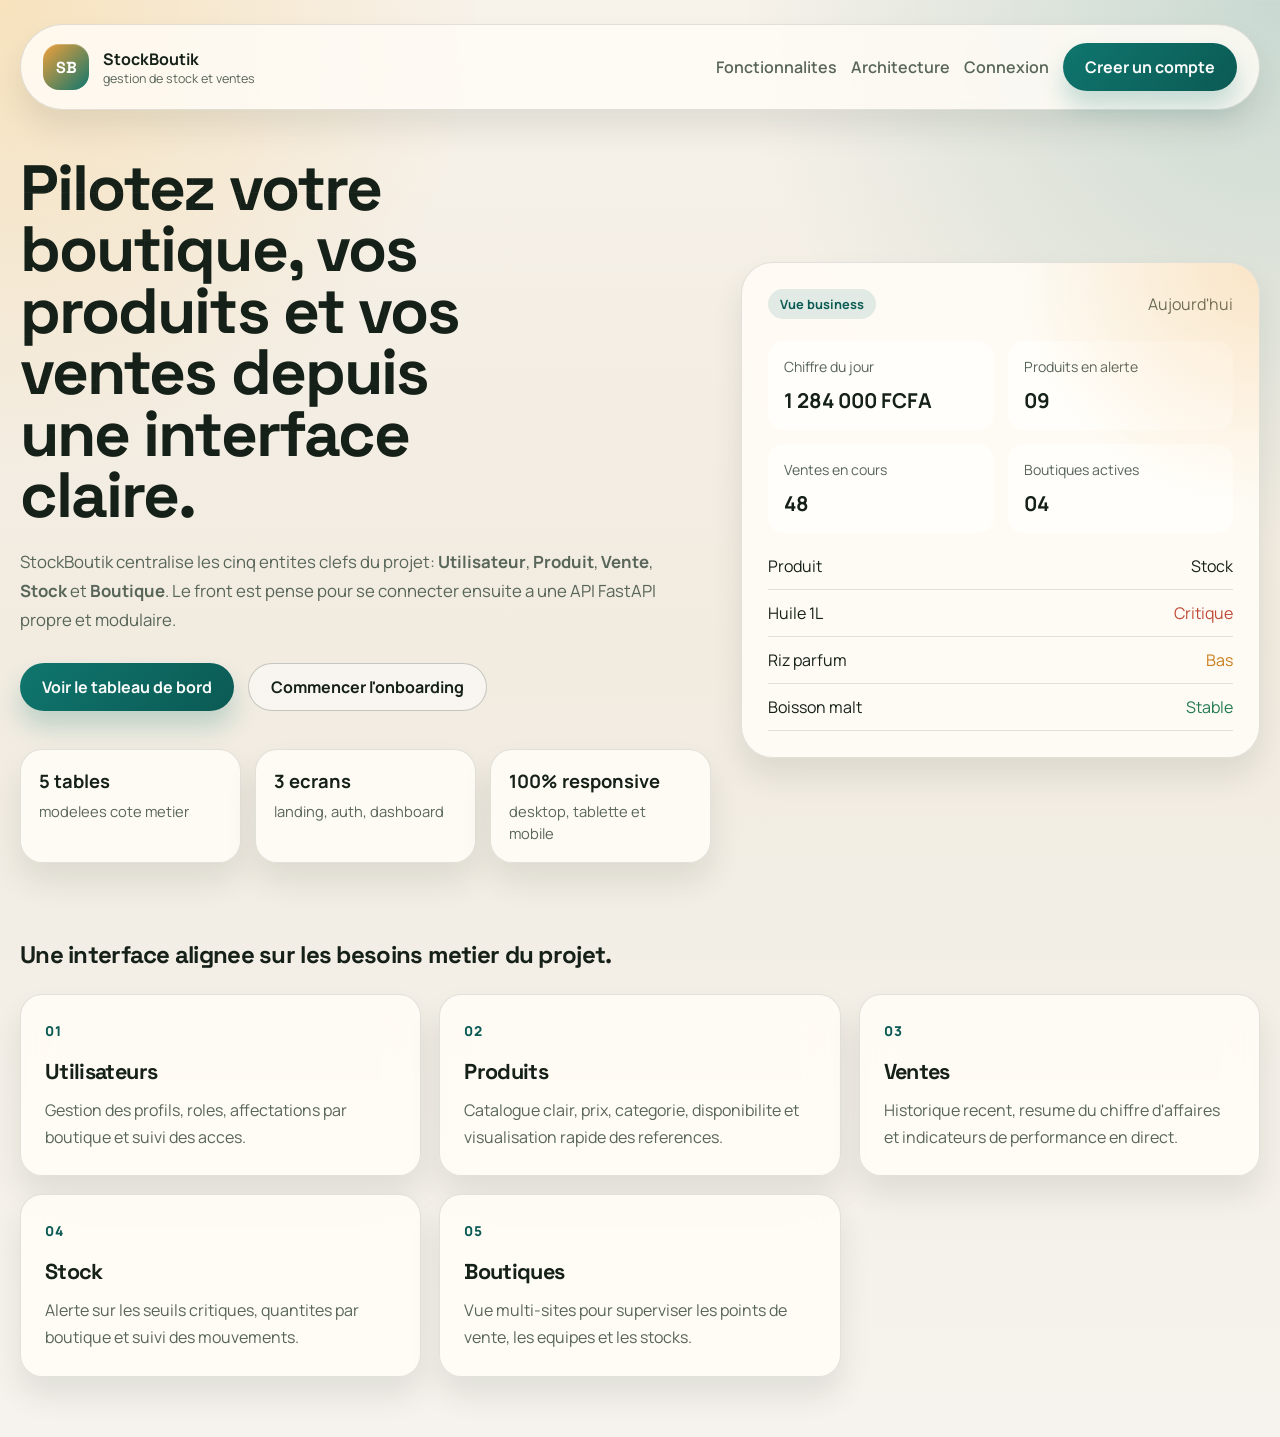
<file: frontend/pages/index.html>
<!DOCTYPE html>
<html lang="fr">
  <head>
    <meta charset="UTF-8">
    <meta name="viewport" content="width=device-width, initial-scale=1.0">
    <title>StockBoutik | Gestion moderne de boutique</title>
    <link rel="preconnect" href="https://fonts.googleapis.com">
    <link rel="preconnect" href="https://fonts.gstatic.com" crossorigin>
    <link href="https://fonts.googleapis.com/css2?family=Manrope:wght@400;500;600;700;800&family=Space+Grotesk:wght@500;700&display=swap" rel="stylesheet">
    <link rel="stylesheet" href="../styles/base.css">
    <link rel="stylesheet" href="../styles/index.css">
  </head>
  <body>
    <div class="page-shell">
      <header class="site-header">
        <a class="brand" href="index.html">
          <span class="brand-mark">SB</span>
          <span>
            <strong>StockBoutik</strong>
            <small>gestion de stock et ventes</small>
          </span>
        </a>

        <nav class="site-nav">
          <a href="#fonctionnalites">Fonctionnalites</a>
          <a href="#structure">Architecture</a>
          <a href="login.html">Connexion</a>
          <a class="button button-primary" href="signin.html">Creer un compte</a>
        </nav>
      </header>

      <main>
        <section class="hero">
          <div class="hero-copy">
            <h1>Pilotez votre boutique, vos produits et vos ventes depuis une interface claire.</h1>
            <p class="hero-text">
              StockBoutik centralise les cinq entites clefs du projet:
              <strong>Utilisateur</strong>, <strong>Produit</strong>,
              <strong>Vente</strong>, <strong>Stock</strong> et <strong>Boutique</strong>.
              Le front est pense pour se connecter ensuite a une API FastAPI propre et modulaire.
            </p>

            <div class="hero-actions">
              <a class="button button-primary" href="dashboard.html">Voir le tableau de bord</a>
              <a class="button button-secondary" href="signin.html">Commencer l'onboarding</a>
            </div>

            <div class="hero-stats">
              <article>
                <strong>5 tables</strong>
                <span>modelees cote metier</span>
              </article>
              <article>
                <strong>3 ecrans</strong>
                <span>landing, auth, dashboard</span>
              </article>
              <article>
                <strong>100% responsive</strong>
                <span>desktop, tablette et mobile</span>
              </article>
            </div>
          </div>

          <div class="hero-panel">
            <div class="hero-card card-glow">
              <div class="hero-card-top">
                <span class="badge">Vue business</span>
                <span class="muted">Aujourd'hui</span>
              </div>

              <div class="hero-grid">
                <article>
                  <span>Chiffre du jour</span>
                  <strong>1 284 000 FCFA</strong>
                </article>
                <article>
                  <span>Produits en alerte</span>
                  <strong>09</strong>
                </article>
                <article>
                  <span>Ventes en cours</span>
                  <strong>48</strong>
                </article>
                <article>
                  <span>Boutiques actives</span>
                  <strong>04</strong>
                </article>
              </div>

              <div class="hero-mini-table">
                <div>
                  <span>Produit</span>
                  <span>Stock</span>
                </div>
                <div>
                  <span>Huile 1L</span>
                  <span class="danger">Critique</span>
                </div>
                <div>
                  <span>Riz parfum</span>
                  <span class="warning">Bas</span>
                </div>
                <div>
                  <span>Boisson malt</span>
                  <span class="success">Stable</span>
                </div>
              </div>
            </div>
          </div>
        </section>

        <section class="section-block" id="fonctionnalites">
          <div class="section-heading">
            <h2>Une interface alignee sur les besoins metier du projet.</h2>
          </div>

          <div class="feature-grid">
            <article class="feature-card">
              <span class="feature-index">01</span>
              <h3>Utilisateurs</h3>
              <p>Gestion des profils, roles, affectations par boutique et suivi des acces.</p>
            </article>

            <article class="feature-card">
              <span class="feature-index">02</span>
              <h3>Produits</h3>
              <p>Catalogue clair, prix, categorie, disponibilite et visualisation rapide des references.</p>
            </article>

            <article class="feature-card">
              <span class="feature-index">03</span>
              <h3>Ventes</h3>
              <p>Historique recent, resume du chiffre d'affaires et indicateurs de performance en direct.</p>
            </article>

            <article class="feature-card">
              <span class="feature-index">04</span>
              <h3>Stock</h3>
              <p>Alerte sur les seuils critiques, quantites par boutique et suivi des mouvements.</p>
            </article>

            <article class="feature-card">
              <span class="feature-index">05</span>
              <h3>Boutiques</h3>
              <p>Vue multi-sites pour superviser les points de vente, les equipes et les stocks.</p>
            </article>
          </div>
        </section>

        
      </main>
    </div>
  </body>
  
</html>
</file>
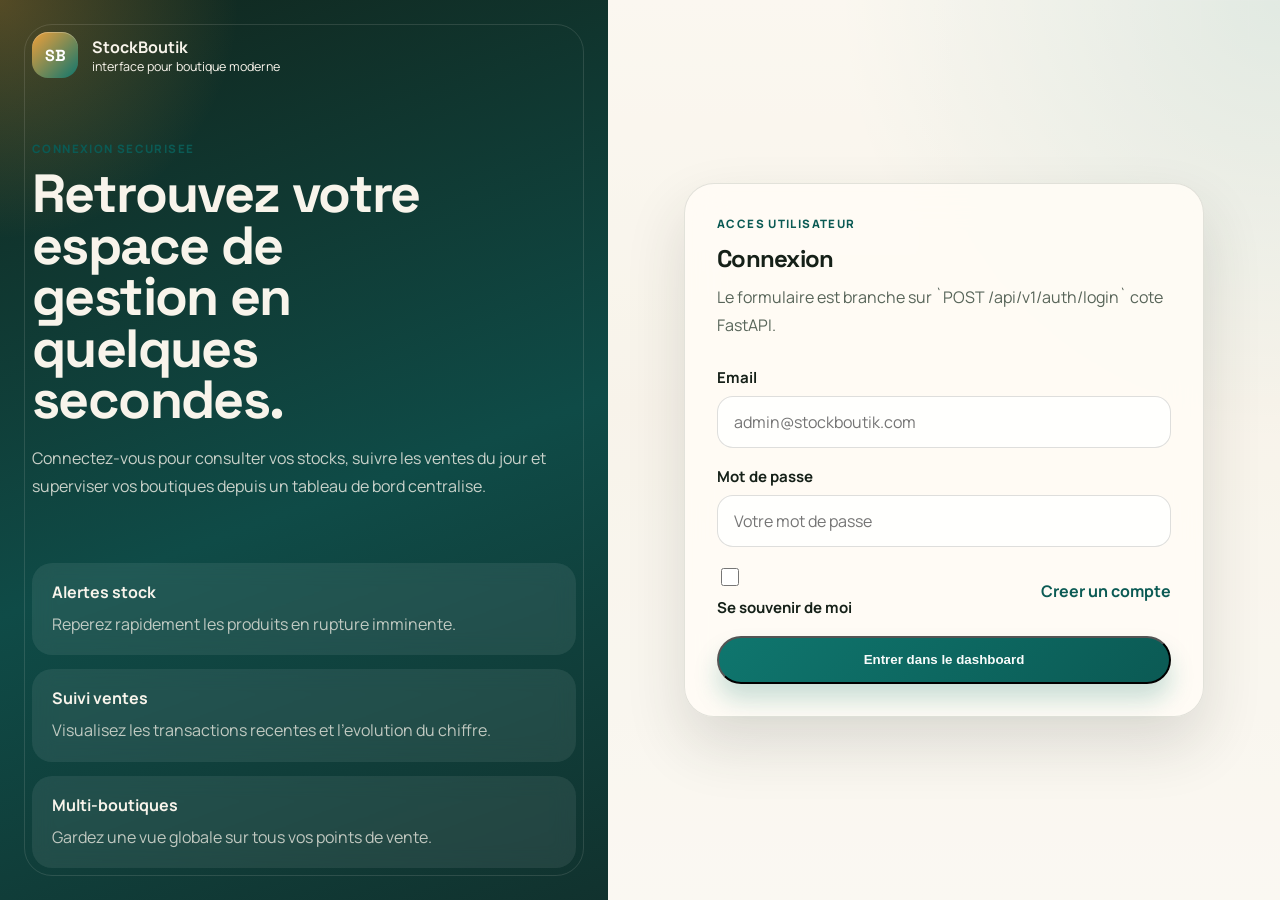
<file: frontend/pages/dashboard.html>
<!DOCTYPE html>
<html lang="fr">
  <head>
    <meta charset="UTF-8">
    <meta name="viewport" content="width=device-width, initial-scale=1.0">
    <title>StockBoutik | Dashboard</title>
    <link rel="preconnect" href="https://fonts.googleapis.com">
    <link rel="preconnect" href="https://fonts.gstatic.com" crossorigin>
    <link href="https://fonts.googleapis.com/css2?family=Manrope:wght@400;500;600;700;800&family=Space+Grotesk:wght@500;700&display=swap" rel="stylesheet">
    <link rel="stylesheet" href="../styles/base.css">
    <link rel="stylesheet" href="../styles/dashboard.css">
  </head>
  <body>
    <main class="dashboard-shell">
      <aside class="dashboard-sidebar">
        <a class="brand" href="index.html">
          <span class="brand-mark">SB</span>
          <span>
            <strong>StockBoutik</strong>
            <small>dashboard boutique</small>
          </span>
        </a>

        <nav class="sidebar-nav">
          <a class="is-active" href="#overview">Vue generale</a>
          <a href="#operations">Saisie</a>
          <a href="#analytics">Statistiques</a>
          <a href="#produits">Produits</a>
          <a href="#stock">Stock</a>
          <a href="#ventes">Ventes</a>
          <a href="#boutiques">Boutiques</a>
          <a href="#utilisateurs">Utilisateurs</a>
        </nav>
      </aside>

      <section class="dashboard-content">
        <header class="dashboard-header" id="overview">
          <div>
            <p class="eyebrow">Tableau de bord</p>
            <h1>Vision globale de l'activite commerciale.</h1>
            <p class="dashboard-subtitle" id="dashboard-subtitle">Chargement des donnees depuis l'API...</p>
          </div>

          <div class="header-actions">
            <button class="button button-secondary" type="button" id="refresh-dashboard">Actualiser</button>
            <button class="button button-secondary" type="button" id="logout-button">Deconnexion</button>
            <a class="button button-primary" href="signin.html">Ajouter une boutique</a>
          </div>
        </header>

        <section class="metrics-grid">
          <article class="metric-card">
            <span>Chiffre d'affaires total</span>
            <strong id="metric-sales-amount">0 FCFA</strong>
            <small id="metric-average-ticket">Ticket moyen: 0 FCFA</small>
          </article>

          <article class="metric-card">
            <span>Produits references</span>
            <strong id="metric-products-count">0</strong>
            <small id="metric-active-products">0 produits actifs</small>
          </article>

          <article class="metric-card">
            <span>Alertes stock</span>
            <strong id="metric-alerts-count">0</strong>
            <small id="metric-stock-total">0 unites en stock</small>
          </article>

          <article class="metric-card">
            <span>Boutiques actives</span>
            <strong id="metric-stores-count">0</strong>
            <small id="metric-users-label">0 utilisateur</small>
          </article>
        </section>

        <p class="dashboard-feedback" id="dashboard-feedback" hidden></p>

        <section class="panel" id="operations">
          <div class="panel-head">
            <div>
              <p class="eyebrow">Saisie rapide</p>
              <h2>Ajouter des donnees metier</h2>
            </div>
          </div>

          <div class="form-grid">
            <form class="entity-form" id="product-form">
              <div class="form-card-head">
                <h3>Nouveau produit</h3>
                <p>Alimente le catalogue de vente.</p>
              </div>
              <label><span>Nom</span><input type="text" name="name" required></label>
              <label><span>Categorie</span><input type="text" name="category" required></label>
              <label><span>SKU</span><input type="text" name="sku"></label>
              <label><span>Description</span><input type="text" name="description"></label>
              <label><span>Prix d'achat</span><input type="number" step="0.01" min="0.01" name="purchase_price" required></label>
              <label><span>Prix de vente</span><input type="number" step="0.01" min="0.01" name="sale_price" required></label>
              <label class="checkbox-inline"><input type="checkbox" name="is_active" checked><span>Produit actif</span></label>
              <p class="form-status" data-form-status hidden></p>
              <button class="button button-primary button-block" type="submit">Ajouter le produit</button>
            </form>

            <form class="entity-form" id="inventory-form">
              <div class="form-card-head">
                <h3>Nouveau stock</h3>
                <p>Associe un produit a une boutique.</p>
              </div>
              <label><span>Produit</span><select name="product_id" id="inventory-product-select" required></select></label>
              <label><span>Boutique</span><select name="store_id" id="inventory-store-select" required></select></label>
              <label><span>Quantite</span><input type="number" min="0" name="quantity" required></label>
              <label><span>Seuil d'alerte</span><input type="number" min="0" name="alert_threshold" value="5" required></label>
              <p class="form-status" data-form-status hidden></p>
              <button class="button button-primary button-block" type="submit">Ajouter le stock</button>
            </form>

            <form class="entity-form" id="sale-form">
              <div class="form-card-head">
                <h3>Nouvelle vente</h3>
                <p>Enregistre une transaction et le chiffre.</p>
              </div>
              <label><span>Produit</span><select name="product_id" id="sale-product-select" required></select></label>
              <label><span>Boutique</span><select name="store_id" id="sale-store-select" required></select></label>
              <label><span>Utilisateur</span><select name="user_id" id="sale-user-select" required></select></label>
              <label><span>Client</span><input type="text" name="customer_name"></label>
              <label><span>Quantite</span><input type="number" min="1" name="quantity" required></label>
              <p class="form-status" data-form-status hidden></p>
              <button class="button button-primary button-block" type="submit">Ajouter la vente</button>
            </form>

            <form class="entity-form" id="store-form">
              <div class="form-card-head">
                <h3>Nouvelle boutique</h3>
                <p>Ajoute un nouveau point de vente.</p>
              </div>
              <label><span>Nom</span><input type="text" name="name" required></label>
              <label><span>Ville</span><input type="text" name="town" required></label>
              <label><span>Adresse</span><input type="text" name="address" required></label>
              <label><span>Statut</span><input type="text" name="status" value="active" required></label>
              <p class="form-status" data-form-status hidden></p>
              <button class="button button-primary button-block" type="submit">Ajouter la boutique</button>
            </form>

            <form class="entity-form" id="user-form">
              <div class="form-card-head">
                <h3>Nouvel utilisateur</h3>
                <p>Ajoute un membre a une boutique.</p>
              </div>
              <label><span>Nom</span><input type="text" name="name" required></label>
              <label><span>Prenom</span><input type="text" name="surname" required></label>
              <label><span>Email</span><input type="email" name="email" required></label>
              <label><span>Telephone</span><input type="text" name="phone_number" required></label>
              <label><span>Role</span><input type="text" name="role" value="manager" required></label>
              <label><span>Ville</span><input type="text" name="town" required></label>
              <label><span>Adresse</span><input type="text" name="address" required></label>
              <label><span>Mot de passe</span><input type="password" name="password" required></label>
              <label><span>Boutique</span><select name="store_id" id="user-store-select" required></select></label>
              <p class="form-status" data-form-status hidden></p>
              <button class="button button-primary button-block" type="submit">Ajouter l'utilisateur</button>
            </form>
          </div>
        </section>

        <section class="panel" id="analytics">
          <div class="panel-head">
            <div>
              <p class="eyebrow">Analyse descriptive</p>
              <h2>Statistiques et graphiques</h2>
            </div>
            <span class="badge">Lecture business</span>
          </div>

          <div class="analytics-grid">
            <article class="chart-card">
              <div class="chart-head">
                <h3>Chiffre par jour</h3>
                <p>Distribution hebdomadaire des ventes.</p>
              </div>
              <div class="bar-chart" id="sales-chart"></div>
            </article>

            <article class="chart-card">
              <div class="chart-head">
                <h3>Produits par categorie</h3>
                <p>Poids du catalogue par segment.</p>
              </div>
              <div class="horizontal-chart" id="category-chart"></div>
            </article>

            <article class="chart-card">
              <div class="chart-head">
                <h3>Stock par boutique</h3>
                <p>Volume disponible sur les points de vente.</p>
              </div>
              <div class="horizontal-chart" id="stock-store-chart"></div>
            </article>

            <article class="chart-card">
              <div class="chart-head">
                <h3>Top produits vendus</h3>
                <p>References les plus sollicitees.</p>
              </div>
              <div class="horizontal-chart" id="top-products-chart"></div>
            </article>
          </div>
        </section>

        <section class="dashboard-grid">
          <article class="panel panel-large" id="ventes">
            <div class="panel-head">
              <div>
                <p class="eyebrow">Ventes</p>
                <h2>Transactions recentes</h2>
              </div>
              <span class="badge">Temps reel</span>
            </div>

            <div class="timeline-list" id="sales-list">
              <div>
                <strong>Chargement...</strong>
                <span>Recuperation des ventes recentes.</span>
              </div>
            </div>
          </article>

          <article class="panel" id="stock">
            <div class="panel-head">
              <div>
                <p class="eyebrow">Stock</p>
                <h2>Seuils critiques</h2>
              </div>
            </div>

            <div class="alert-list" id="alerts-list">
              <div>
                <strong>Chargement...</strong>
                <span>Verification des alertes de stock.</span>
              </div>
            </div>
          </article>
        </section>

        <section class="panel" id="produits">
          <div class="panel-head">
            <div>
              <p class="eyebrow">Produit</p>
              <h2>Catalogue recent</h2>
            </div>
          </div>

          <div class="table-wrap">
            <table>
              <thead>
                <tr>
                  <th>Reference</th>
                  <th>Produit</th>
                  <th>Categorie</th>
                  <th>Prix</th>
                  <th>Disponibilite</th>
                </tr>
              </thead>
              <tbody id="products-body">
                <tr>
                  <td colspan="5">Chargement des produits...</td>
                </tr>
              </tbody>
            </table>
          </div>
        </section>

        <section class="panel">
          <div class="panel-head">
            <div>
              <p class="eyebrow">Stock</p>
              <h2>Inventaire detaille</h2>
            </div>
          </div>

          <div class="table-wrap">
            <table>
              <thead>
                <tr>
                  <th>Produit</th>
                  <th>Boutique</th>
                  <th>Quantite</th>
                  <th>Seuil</th>
                  <th>Etat</th>
                </tr>
              </thead>
              <tbody id="inventories-body">
                <tr>
                  <td colspan="5">Chargement du stock...</td>
                </tr>
              </tbody>
            </table>
          </div>
        </section>

        <section class="dashboard-grid">
          <article class="panel" id="boutiques">
            <div class="panel-head">
              <div>
                <p class="eyebrow">Boutique</p>
                <h2>Reseau actif</h2>
              </div>
            </div>

            <div class="store-grid" id="stores-grid">
              <div class="store-card">
                <strong>Chargement...</strong>
                <span>Recuperation des boutiques.</span>
              </div>
            </div>
          </article>

          <article class="panel" id="utilisateurs">
            <div class="panel-head">
              <div>
                <p class="eyebrow">Utilisateur</p>
                <h2>Equipe et permissions</h2>
              </div>
            </div>

            <div class="table-wrap">
              <table>
                <thead>
                  <tr>
                    <th>Nom</th>
                    <th>Role</th>
                    <th>Boutique</th>
                    <th>Statut</th>
                  </tr>
                </thead>
                <tbody id="users-body">
                  <tr>
                    <td colspan="4">Chargement des utilisateurs...</td>
                  </tr>
                </tbody>
              </table>
            </div>
          </article>
        </section>
      </section>
    </main>

    <script src="../scripts/api.js"></script>
    <script src="../scripts/dashboard.js"></script>
  </body>
</html>
</file>
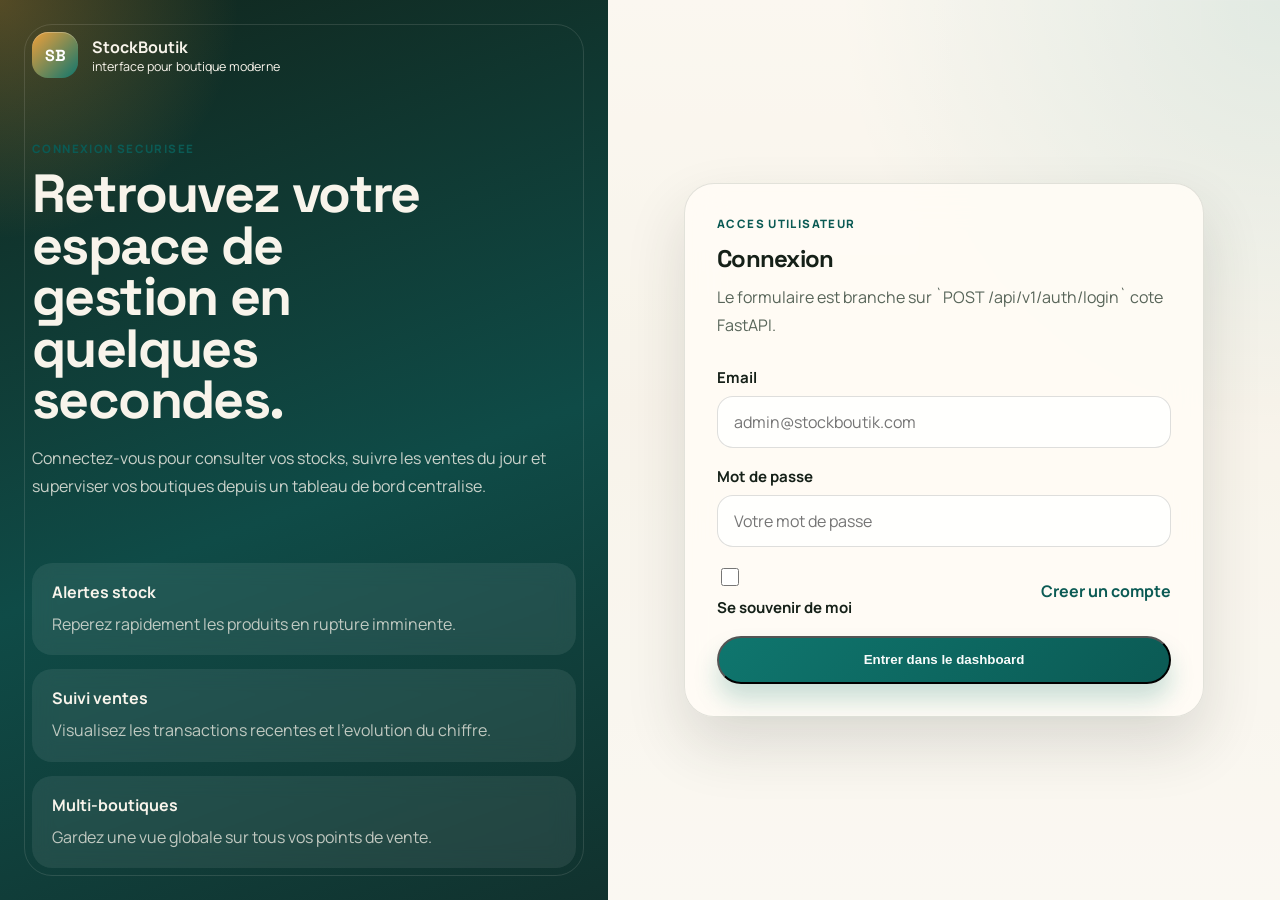
<file: frontend/pages/login.html>
<!DOCTYPE html>
<html lang="fr">
  <head>
    <meta charset="UTF-8">
    <meta name="viewport" content="width=device-width, initial-scale=1.0">
    <title>StockBoutik | Connexion</title>
    <link rel="preconnect" href="https://fonts.googleapis.com">
    <link rel="preconnect" href="https://fonts.gstatic.com" crossorigin>
    <link href="https://fonts.googleapis.com/css2?family=Manrope:wght@400;500;600;700;800&family=Space+Grotesk:wght@500;700&display=swap" rel="stylesheet">
    <link rel="stylesheet" href="../styles/base.css">
    <link rel="stylesheet" href="../styles/login.css">
  </head>
  <body>
    <main class="auth-layout">
      <section class="auth-panel auth-panel-brand">
        <a class="brand brand-light" href="index.html">
          <span class="brand-mark">SB</span>
          <span>
            <strong>StockBoutik</strong>
            <small>interface pour boutique moderne</small>
          </span>
        </a>

        <div class="auth-copy">
          <p class="eyebrow">Connexion securisee</p>
          <h1>Retrouvez votre espace de gestion en quelques secondes.</h1>
          <p>
            Connectez-vous pour consulter vos stocks, suivre les ventes du jour
            et superviser vos boutiques depuis un tableau de bord centralise.
          </p>
        </div>

        <div class="auth-highlights">
          <article>
            <strong>Alertes stock</strong>
            <span>Reperez rapidement les produits en rupture imminente.</span>
          </article>
          <article>
            <strong>Suivi ventes</strong>
            <span>Visualisez les transactions recentes et l'evolution du chiffre.</span>
          </article>
          <article>
            <strong>Multi-boutiques</strong>
            <span>Gardez une vue globale sur tous vos points de vente.</span>
          </article>
        </div>
      </section>

      <section class="auth-panel auth-panel-form">
        <div class="auth-card">
          <div class="auth-card-head">
            <p class="eyebrow">Acces utilisateur</p>
            <h2>Connexion</h2>
            <p>Le formulaire est branche sur `POST /api/v1/auth/login` cote FastAPI.</p>
          </div>

          <form class="auth-form" id="login-form" action="#" method="post">
            <label>
              <span>Email</span>
              <input type="email" name="email" placeholder="admin@stockboutik.com" required>
            </label>

            <label>
              <span>Mot de passe</span>
              <input type="password" name="password" placeholder="Votre mot de passe" required>
            </label>

            <div class="inline-meta">
              <label class="checkbox-row">
                <input type="checkbox" name="remember_me">
                <span>Se souvenir de moi</span>
              </label>
              <a href="signin.html">Creer un compte</a>
            </div>

            <p class="form-feedback" id="login-feedback" hidden></p>

            <button class="button button-primary button-block" type="submit">Entrer dans le dashboard</button>
          </form>
        </div>
      </section>
    </main>

    <script src="../scripts/api.js"></script>
    <script src="../scripts/login.js"></script>
  </body>
</html>
</file>
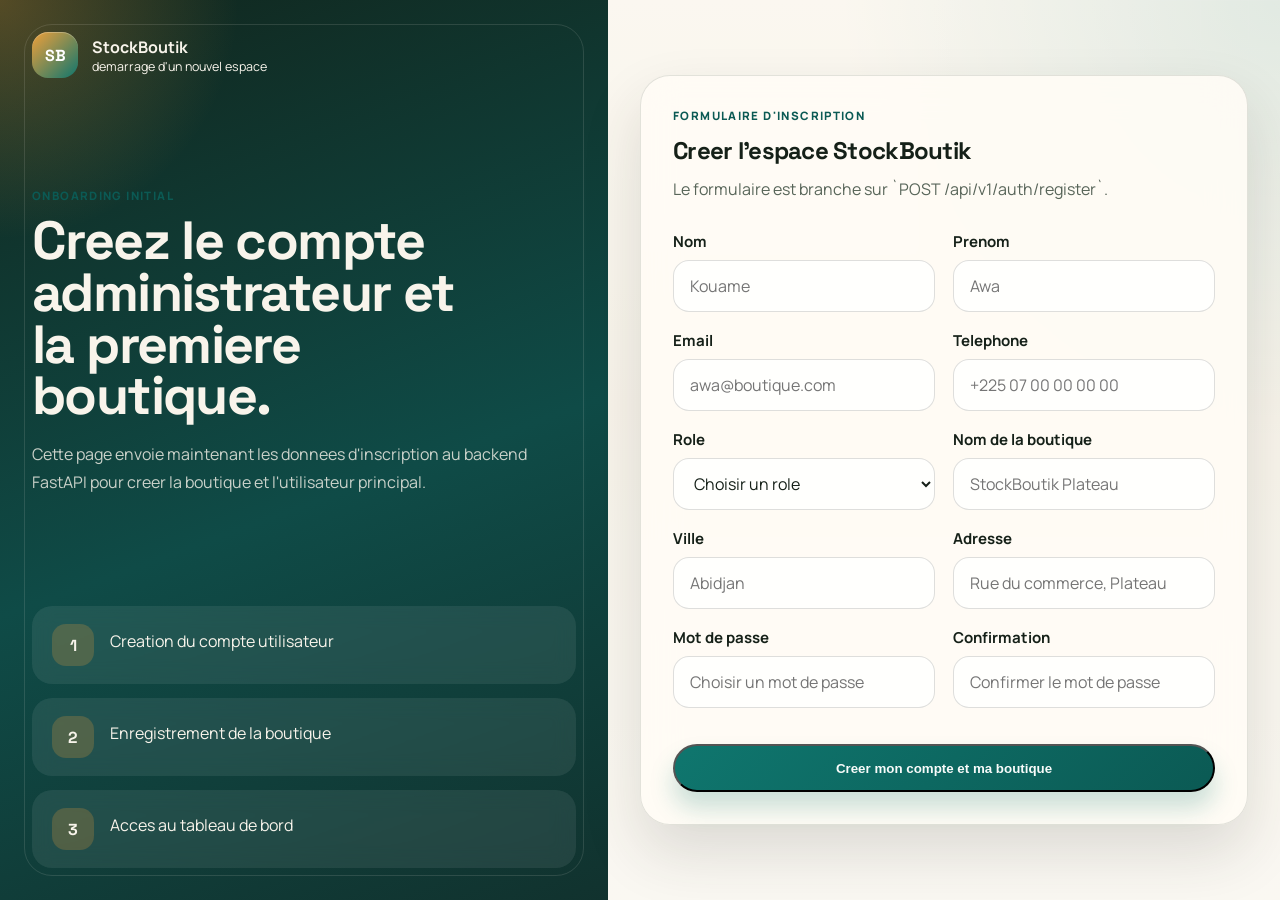
<file: frontend/pages/signin.html>
<!DOCTYPE html>
<html lang="fr">
  <head>
    <meta charset="UTF-8">
    <meta name="viewport" content="width=device-width, initial-scale=1.0">
    <title>StockBoutik | Inscription</title>
    <link rel="preconnect" href="https://fonts.googleapis.com">
    <link rel="preconnect" href="https://fonts.gstatic.com" crossorigin>
    <link href="https://fonts.googleapis.com/css2?family=Manrope:wght@400;500;600;700;800&family=Space+Grotesk:wght@500;700&display=swap" rel="stylesheet">
    <link rel="stylesheet" href="../styles/base.css">
    <link rel="stylesheet" href="../styles/sigin.css">
  </head>
  <body>
    <main class="auth-layout signup-layout">
      <section class="auth-panel auth-panel-brand">
        <a class="brand brand-light" href="index.html">
          <span class="brand-mark">SB</span>
          <span>
            <strong>StockBoutik</strong>
            <small>demarrage d'un nouvel espace</small>
          </span>
        </a>

        <div class="auth-copy">
          <p class="eyebrow">Onboarding initial</p>
          <h1>Creez le compte administrateur et la premiere boutique.</h1>
          <p>
            Cette page envoie maintenant les donnees d'inscription au backend FastAPI
            pour creer la boutique et l'utilisateur principal.
          </p>
        </div>

        <div class="auth-timeline">
          <div><span>1</span><p>Creation du compte utilisateur</p></div>
          <div><span>2</span><p>Enregistrement de la boutique</p></div>
          <div><span>3</span><p>Acces au tableau de bord</p></div>
        </div>
      </section>

      <section class="auth-panel auth-panel-form">
        <div class="auth-card auth-card-wide">
          <div class="auth-card-head">
            <p class="eyebrow">Formulaire d'inscription</p>
            <h2>Creer l'espace StockBoutik</h2>
            <p>Le formulaire est branche sur `POST /api/v1/auth/register`.</p>
          </div>

          <form class="auth-form auth-form-grid" id="signup-form" action="#" method="post">
            <label>
              <span>Nom</span>
              <input type="text" name="name" placeholder="Kouame" required>
            </label>

            <label>
              <span>Prenom</span>
              <input type="text" name="surname" placeholder="Awa" required>
            </label>

            <label>
              <span>Email</span>
              <input type="email" name="email" placeholder="awa@boutique.com" required>
            </label>

            <label>
              <span>Telephone</span>
              <input type="tel" name="phone_number" placeholder="+225 07 00 00 00 00" required>
            </label>

            <label>
              <span>Role</span>
              <select name="role" required>
                <option value="">Choisir un role</option>
                <option value="admin">Administrateur</option>
                <option value="manager">Manager</option>
              </select>
            </label>

            <label>
              <span>Nom de la boutique</span>
              <input type="text" name="store_name" placeholder="StockBoutik Plateau" required>
            </label>

            <label>
              <span>Ville</span>
              <input type="text" name="town" placeholder="Abidjan" required>
            </label>

            <label>
              <span>Adresse</span>
              <input type="text" name="address" placeholder="Rue du commerce, Plateau" required>
            </label>

            <label>
              <span>Mot de passe</span>
              <input type="password" name="password" placeholder="Choisir un mot de passe" required>
            </label>

            <label>
              <span>Confirmation</span>
              <input type="password" name="password_confirmation" placeholder="Confirmer le mot de passe" required>
            </label>

            <div class="form-full">
              <p class="form-feedback" id="signup-feedback" hidden></p>
            </div>

            <div class="form-full">
              <button class="button button-primary button-block" type="submit">Creer mon compte et ma boutique</button>
            </div>
          </form>
        </div>
      </section>
    </main>

    <script src="../scripts/api.js"></script>
    <script src="../scripts/signin.js"></script>
  </body>
</html>
</file>
<file: frontend/styles/base.css>
:root {
  --bg-main: #f5f1e8;
  --bg-soft: rgba(255, 255, 255, 0.62);
  --surface: rgba(255, 252, 246, 0.92);
  --surface-strong: #fffdfa;
  --surface-dark: #17211b;
  --text-main: #152018;
  --text-muted: #586559;
  --line: rgba(21, 32, 24, 0.12);
  --line-strong: rgba(21, 32, 24, 0.22);
  --accent: #0f766e;
  --accent-strong: #0b5a54;
  --accent-soft: rgba(15, 118, 110, 0.12);
  --warn: #c97f1d;
  --danger: #bf4b38;
  --success: #237a4f;
  --shadow-lg: 0 28px 60px rgba(41, 47, 44, 0.14);
  --shadow-md: 0 18px 30px rgba(41, 47, 44, 0.1);
  --radius-xl: 32px;
  --radius-lg: 22px;
  --radius-md: 16px;
  --radius-sm: 12px;
}

* {
  box-sizing: border-box;
}

html {
  scroll-behavior: smooth;
}

body {
  margin: 0;
  min-height: 100vh;
  color: var(--text-main);
  background:
    radial-gradient(circle at top left, rgba(247, 189, 84, 0.3), transparent 25%),
    radial-gradient(circle at top right, rgba(15, 118, 110, 0.2), transparent 28%),
    linear-gradient(180deg, #f7f2ea 0%, #f1ebe0 45%, #f6f3ee 100%);
  font-family: "Manrope", sans-serif;
}

body::before {
  content: "";
  position: fixed;
  inset: 0;
  pointer-events: none;
  background-image:
    linear-gradient(rgba(255, 255, 255, 0.08) 1px, transparent 1px),
    linear-gradient(90deg, rgba(255, 255, 255, 0.08) 1px, transparent 1px);
  background-size: 48px 48px;
  mask-image: linear-gradient(180deg, rgba(0, 0, 0, 0.5), transparent 85%);
}

a {
  color: inherit;
  text-decoration: none;
}

img {
  max-width: 100%;
}

h1,
h2,
h3 {
  margin: 0;
  font-family: "Space Grotesk", sans-serif;
  letter-spacing: -0.03em;
}

p {
  margin: 0;
}

ul {
  margin: 0;
  padding-left: 1.1rem;
}

.page-shell {
  width: min(1240px, calc(100% - 40px));
  margin: 0 auto;
  padding: 24px 0 48px;
}

.site-header {
  display: flex;
  align-items: center;
  justify-content: space-between;
  gap: 24px;
  padding: 18px 22px;
  border: 1px solid var(--line);
  border-radius: 999px;
  background: rgba(255, 252, 246, 0.84);
  box-shadow: var(--shadow-md);
  backdrop-filter: blur(16px);
}

.brand {
  display: inline-flex;
  align-items: center;
  gap: 14px;
}

.brand strong,
.brand small {
  display: block;
}

.brand strong {
  font-size: 1rem;
}

.brand small {
  color: var(--text-muted);
  font-size: 0.78rem;
}

.brand-light strong,
.brand-light small {
  color: #f8f4eb;
}

.brand-mark {
  display: grid;
  place-items: center;
  width: 46px;
  height: 46px;
  border-radius: 16px;
  background: linear-gradient(135deg, #f0a03a, #0f766e);
  color: #fff;
  font-family: "Space Grotesk", sans-serif;
  font-weight: 700;
  box-shadow: inset 0 1px 0 rgba(255, 255, 255, 0.25);
}

.site-nav {
  display: flex;
  align-items: center;
  gap: 14px;
  flex-wrap: wrap;
}

.site-nav a:not(.button) {
  color: var(--text-muted);
  font-weight: 600;
}

.button {
  display: inline-flex;
  align-items: center;
  justify-content: center;
  min-height: 48px;
  padding: 0 22px;
  border-radius: 999px;
  font-weight: 700;
  transition: transform 180ms ease, box-shadow 180ms ease, background 180ms ease;
}

.button:hover {
  transform: translateY(-1px);
}

.button-primary {
  color: #f8fbfa;
  background: linear-gradient(135deg, var(--accent), var(--accent-strong));
  box-shadow: 0 16px 24px rgba(15, 118, 110, 0.22);
}

.button-secondary {
  border: 1px solid var(--line-strong);
  background: rgba(255, 255, 255, 0.5);
}

.button-block {
  width: 100%;
}

.eyebrow {
  margin-bottom: 12px;
  color: var(--accent-strong);
  font-weight: 800;
  letter-spacing: 0.12em;
  text-transform: uppercase;
  font-size: 0.72rem;
}

.badge,
.pill {
  display: inline-flex;
  align-items: center;
  justify-content: center;
  min-height: 30px;
  padding: 0 12px;
  border-radius: 999px;
  font-size: 0.8rem;
  font-weight: 700;
}

.badge {
  color: var(--accent-strong);
  background: var(--accent-soft);
}

.pill-success {
  color: #11643d;
  background: rgba(35, 122, 79, 0.14);
}

.pill-warning {
  color: #8d5d15;
  background: rgba(201, 127, 29, 0.14);
}

.pill-danger {
  color: #973b2d;
  background: rgba(191, 75, 56, 0.14);
}

.muted {
  color: var(--text-muted);
}

.success {
  color: var(--success);
}

.warning {
  color: var(--warn);
}

.danger {
  color: var(--danger);
}

table {
  width: 100%;
  border-collapse: collapse;
}

th,
td {
  padding: 14px 16px;
  text-align: left;
  border-bottom: 1px solid var(--line);
}

th {
  color: var(--text-muted);
  font-size: 0.82rem;
  text-transform: uppercase;
  letter-spacing: 0.08em;
}

.table-wrap {
  overflow-x: auto;
}

@media (max-width: 900px) {
  .page-shell {
    width: min(100% - 24px, 1240px);
  }

  .site-header {
    border-radius: 28px;
  }
}

@media (max-width: 720px) {
  .site-header {
    align-items: flex-start;
    flex-direction: column;
  }

  .site-nav {
    width: 100%;
  }

  .site-nav .button {
    width: 100%;
  }
}
</file>
<file: frontend/styles/index.css>
.hero {
  display: grid;
  grid-template-columns: minmax(0, 1.2fr) minmax(320px, 0.9fr);
  gap: 30px;
  align-items: center;
  padding: 48px 0 34px;
}

.hero-copy h1 {
  max-width: 11ch;
  font-size: clamp(2.8rem, 5vw, 5.4rem);
  line-height: 0.96;
}

.hero-text {
  max-width: 64ch;
  margin-top: 20px;
  color: var(--text-muted);
  font-size: 1.05rem;
  line-height: 1.75;
}

.hero-actions {
  display: flex;
  gap: 14px;
  flex-wrap: wrap;
  margin-top: 28px;
}

.hero-stats {
  display: grid;
  grid-template-columns: repeat(3, minmax(0, 1fr));
  gap: 14px;
  margin-top: 38px;
}

.hero-stats article,
.hero-card,
.feature-card,
.architecture-card {
  border: 1px solid var(--line);
  background: var(--surface);
  box-shadow: var(--shadow-md);
  backdrop-filter: blur(16px);
}

.hero-stats article {
  padding: 18px;
  border-radius: var(--radius-lg);
}

.hero-stats strong {
  display: block;
  margin-bottom: 6px;
  font-size: 1.15rem;
}

.hero-stats span {
  color: var(--text-muted);
  font-size: 0.92rem;
}

.hero-panel {
  position: relative;
}

.card-glow {
  position: relative;
  overflow: hidden;
}

.card-glow::before {
  content: "";
  position: absolute;
  inset: 0;
  background: radial-gradient(circle at top right, rgba(240, 160, 58, 0.24), transparent 34%);
  pointer-events: none;
}

.hero-card {
  padding: 26px;
  border-radius: var(--radius-xl);
}

.hero-card-top {
  display: flex;
  align-items: center;
  justify-content: space-between;
  gap: 14px;
}

.hero-grid {
  display: grid;
  grid-template-columns: repeat(2, minmax(0, 1fr));
  gap: 14px;
  margin: 22px 0;
}

.hero-grid article {
  padding: 16px;
  border-radius: var(--radius-md);
  background: rgba(255, 255, 255, 0.58);
}

.hero-grid span {
  display: block;
  color: var(--text-muted);
  font-size: 0.88rem;
}

.hero-grid strong {
  display: block;
  margin-top: 10px;
  font-size: 1.28rem;
}

.hero-mini-table {
  display: grid;
  gap: 12px;
}

.hero-mini-table div {
  display: flex;
  justify-content: space-between;
  gap: 18px;
  padding-bottom: 12px;
  border-bottom: 1px solid var(--line);
}

.section-block {
  padding: 42px 0 12px;
}

.section-heading {
  display: flex;
  align-items: end;
  justify-content: space-between;
  gap: 20px;
  margin-bottom: 24px;
  align-items: flex-start;
  flex-direction: column;
}

.feature-grid {
  display: grid;
  grid-template-columns: repeat(3, minmax(0, 1fr));
  gap: 18px;
}

.feature-card,
.architecture-card {
  position: relative;
  padding: 24px;
  border-radius: var(--radius-lg);
}

.feature-index {
  display: inline-flex;
  margin-bottom: 18px;
  color: var(--accent-strong);
  font-weight: 800;
  font-size: 0.85rem;
  letter-spacing: 0.12em;
}

.feature-card h3,
.architecture-card h3 {
  margin-bottom: 12px;
  font-size: 1.35rem;
}

.feature-card p,
.architecture-card li {
  color: var(--text-muted);
  line-height: 1.7;
}

.accent-card {
  background: linear-gradient(135deg, rgba(15, 118, 110, 0.94), rgba(11, 90, 84, 0.98));
  color: #f8fbfa;
}

.accent-card .feature-index,
.accent-card p {
  color: rgba(248, 251, 250, 0.86);
}

.architecture-layout {
  display: grid;
  grid-template-columns: repeat(3, minmax(0, 1fr));
  gap: 18px;
}

.architecture-card ul {
  display: grid;
  gap: 10px;
}

@media (max-width: 1080px) {
  .hero {
    grid-template-columns: 1fr;
  }

  .feature-grid,
  .architecture-layout {
    grid-template-columns: repeat(2, minmax(0, 1fr));
  }
}

@media (max-width: 720px) {
  .hero {
    padding-top: 28px;
  }

  .hero-stats,
  .feature-grid,
  .architecture-layout,
  .hero-grid {
    grid-template-columns: 1fr;
  }

  .hero-copy h1 {
    max-width: 100%;
  }

  .hero-actions .button {
    width: 100%;
  }
}
</file>
<file: frontend/styles/dashboard.css>
.dashboard-shell {
  display: grid;
  grid-template-columns: 290px minmax(0, 1fr);
  min-height: 100vh;
}

.dashboard-sidebar {
  position: sticky;
  top: 0;
  display: flex;
  flex-direction: column;
  gap: 28px;
  height: 100vh;
  padding: 28px 22px;
  color: #f8f4eb;
  background:
    radial-gradient(circle at top left, rgba(240, 160, 58, 0.28), transparent 26%),
    linear-gradient(180deg, #13231c 0%, #123731 52%, #112b26 100%);
}

.sidebar-nav {
  display: grid;
  gap: 8px;
}

.sidebar-nav a {
  padding: 14px 16px;
  border-radius: 16px;
  color: rgba(248, 244, 235, 0.78);
  font-weight: 700;
  transition: background 180ms ease, color 180ms ease, transform 180ms ease;
}

.sidebar-nav a:hover,
.sidebar-nav a.is-active {
  color: #fff;
  background: rgba(255, 255, 255, 0.1);
  transform: translateX(2px);
}

.dashboard-content {
  padding: 28px;
}

.dashboard-header {
  display: flex;
  align-items: flex-start;
  justify-content: space-between;
  gap: 18px;
}

.dashboard-header h1 {
  font-size: clamp(2rem, 3.8vw, 3.4rem);
  max-width: 13ch;
}

.dashboard-subtitle {
  margin-top: 10px;
  color: var(--text-muted);
  line-height: 1.7;
}

.header-actions {
  display: flex;
  gap: 12px;
  flex-wrap: wrap;
}

.metrics-grid {
  display: grid;
  grid-template-columns: repeat(4, minmax(0, 1fr));
  gap: 18px;
  margin: 28px 0;
}

.metric-card,
.panel {
  border: 1px solid var(--line);
  border-radius: 26px;
  background: rgba(255, 252, 246, 0.88);
  box-shadow: var(--shadow-md);
  backdrop-filter: blur(16px);
}

.metric-card {
  padding: 24px;
}

.metric-card span,
.metric-card small {
  display: block;
}

.metric-card span,
.metric-card small,
.timeline-list span,
.timeline-list small,
.alert-list span,
.store-card span,
.store-card small {
  color: var(--text-muted);
}

.metric-card strong {
  display: block;
  margin: 14px 0 10px;
  font-size: 2rem;
  font-family: "Space Grotesk", sans-serif;
}

.dashboard-feedback {
  margin: 0 0 18px;
  padding: 14px 16px;
  border-radius: 18px;
  background: rgba(191, 75, 56, 0.12);
  color: #8c3124;
  font-weight: 700;
}

.dashboard-grid {
  display: grid;
  grid-template-columns: minmax(0, 1.2fr) minmax(320px, 0.8fr);
  gap: 18px;
  margin-bottom: 18px;
}

.form-grid,
.analytics-grid {
  display: grid;
  grid-template-columns: repeat(2, minmax(0, 1fr));
  gap: 18px;
}

.panel {
  padding: 24px;
}

.panel-large {
  min-height: 340px;
}

.panel-head {
  display: flex;
  align-items: flex-start;
  justify-content: space-between;
  gap: 16px;
  margin-bottom: 18px;
}

.entity-form,
.chart-card {
  padding: 20px;
  border: 1px solid var(--line);
  border-radius: 22px;
  background: rgba(255, 255, 255, 0.58);
}

.form-card-head {
  margin-bottom: 14px;
}

.form-card-head h3 {
  margin-bottom: 6px;
}

.form-card-head p,
.chart-head p {
  color: var(--text-muted);
  line-height: 1.65;
}

.entity-form {
  display: grid;
  gap: 12px;
}

.entity-form label {
  display: grid;
  gap: 8px;
}

.entity-form label span {
  font-size: 0.92rem;
  font-weight: 700;
}

.entity-form input,
.entity-form select {
  min-height: 48px;
  padding: 0 14px;
  border: 1px solid rgba(21, 32, 24, 0.12);
  border-radius: 14px;
  background: rgba(255, 255, 255, 0.78);
  font: inherit;
}

.checkbox-inline {
  display: inline-flex;
  align-items: center;
  gap: 10px;
}

.checkbox-inline input {
  min-height: 18px;
  width: 18px;
  padding: 0;
}

.checkbox-inline span {
  margin: 0;
}

.form-status {
  padding: 12px 14px;
  border-radius: 14px;
  font-weight: 700;
}

.form-status.is-error {
  color: #8c3124;
  background: rgba(191, 75, 56, 0.12);
}

.form-status.is-success {
  color: #0d5f3d;
  background: rgba(35, 122, 79, 0.12);
}

.chart-head {
  margin-bottom: 18px;
}

.bar-chart {
  display: flex;
  align-items: end;
  justify-content: space-between;
  gap: 14px;
  min-height: 260px;
}

.bar-item {
  display: flex;
  flex: 1;
  flex-direction: column;
  align-items: center;
  gap: 10px;
}

.bar-item strong {
  width: 100%;
  min-height: 12px;
  border-radius: 18px 18px 10px 10px;
  background: linear-gradient(180deg, #f0a03a 0%, #0f766e 100%);
  box-shadow: inset 0 1px 0 rgba(255, 255, 255, 0.2);
}

.bar-item span,
.bar-item small,
.chart-empty {
  color: var(--text-muted);
  font-weight: 700;
}

.horizontal-chart {
  display: grid;
  gap: 14px;
}

.horizontal-item {
  display: grid;
  gap: 8px;
}

.horizontal-meta {
  display: flex;
  align-items: center;
  justify-content: space-between;
  gap: 12px;
}

.horizontal-meta span {
  color: var(--text-muted);
  font-weight: 700;
}

.horizontal-track {
  height: 12px;
  border-radius: 999px;
  background: rgba(15, 118, 110, 0.08);
  overflow: hidden;
}

.horizontal-track span {
  display: block;
  height: 100%;
  border-radius: 999px;
  background: linear-gradient(90deg, #0f766e 0%, #f0a03a 100%);
}

.alert-list,
.timeline-list,
.store-grid {
  display: grid;
  gap: 14px;
}

.alert-list div,
.timeline-list div,
.store-card {
  padding: 16px 18px;
  border-radius: 18px;
  background: rgba(255, 255, 255, 0.58);
}

.alert-list strong,
.timeline-list strong,
.store-card strong {
  display: block;
  margin-bottom: 6px;
}

.store-grid {
  grid-template-columns: repeat(3, minmax(0, 1fr));
}

@media (max-width: 1180px) {
  .dashboard-shell {
    grid-template-columns: 1fr;
  }

  .dashboard-sidebar {
    position: relative;
    height: auto;
  }

  .metrics-grid {
    grid-template-columns: repeat(2, minmax(0, 1fr));
  }

  .form-grid,
  .analytics-grid,
  .store-grid {
    grid-template-columns: 1fr;
  }
}

@media (max-width: 820px) {
  .dashboard-content {
    padding: 20px;
  }

  .dashboard-header,
  .dashboard-grid {
    grid-template-columns: 1fr;
    flex-direction: column;
  }

  .form-grid,
  .analytics-grid,
  .metrics-grid {
    grid-template-columns: 1fr;
  }

  .header-actions {
    width: 100%;
  }

  .header-actions .button {
    width: 100%;
  }
}
</file>
<file: frontend/styles/login.css>
@import url("./auth.css");
</file>
<file: frontend/styles/sigin.css>
@import url("./auth.css");
</file>
